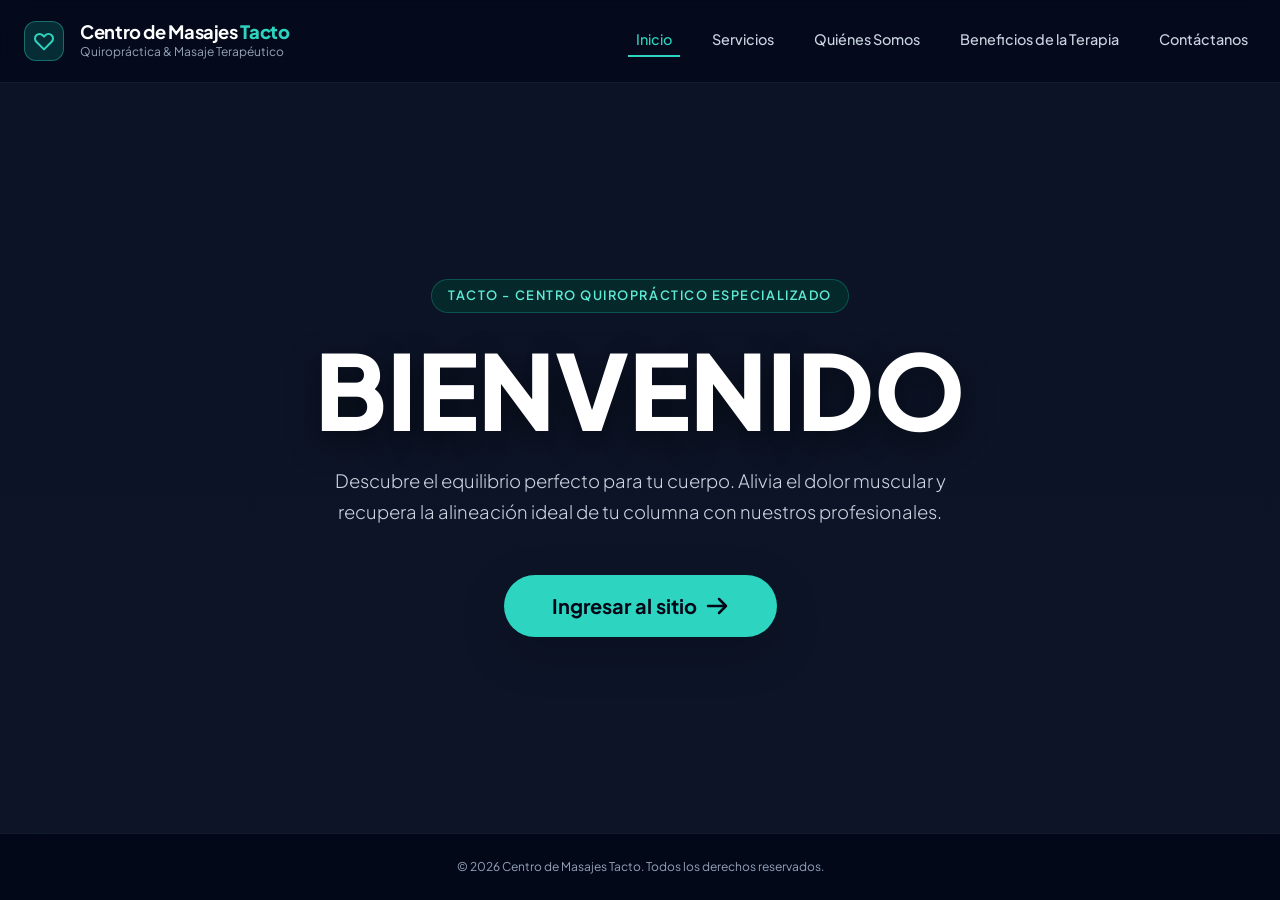
<file: index.html>
<!DOCTYPE html>
<html lang="es" data-bs-theme="dark">
<head>
  <meta charset="UTF-8">
  <meta name="viewport" content="width=device-width, initial-scale=1.0">
  <title>Inicio | Centro de Masajes Tacto</title>
  <link rel="preconnect" href="https://fonts.googleapis.com">
  <link rel="preconnect" href="https://fonts.gstatic.com" crossorigin>
  <link href="https://fonts.googleapis.com/css2?family=Plus+Jakarta+Sans:wght@300;400;500;600;700;800&display=swap" rel="stylesheet">
  <link rel="stylesheet" href="css/bootstrap.min.css">
  <link rel="stylesheet" href="css/styles.css">
</head>
<body class="bg-hero d-flex flex-column min-vh-100">

  <!-- Header -->
  <header class="tacto-header sticky-top">
    <nav class="navbar navbar-expand-md py-3">
      <div class="container-xxl px-3 px-sm-4">
        <a class="navbar-brand d-flex align-items-center gap-3 m-0" href="index.html">
          <div class="brand-icon"><svg class="ico text-teal" fill="none" stroke="currentColor" viewBox="0 0 24 24"><path stroke-linecap="round" stroke-linejoin="round" stroke-width="2" d="M4.318 6.318a4.5 4.5 0 000 6.364L12 20.364l7.682-7.682a4.5 4.5 0 00-6.364-6.364L12 7.636l-1.318-1.318a4.5 4.5 0 00-6.364 0z"></path></svg></div>
          <div>
            <h1 class="brand-title">Centro de Masajes <span>Tacto</span></h1>
            <span class="brand-sub d-none d-sm-block">Quiropráctica &amp; Masaje Terapéutico</span>
          </div>
        </a>
        <button class="navbar-toggler border-0" type="button" 
		data-bs-toggle="collapse" data-bs-target="#mainNav" aria-controls="mainNav" aria-expanded="false" aria-label="Abrir menú">
          <span class="navbar-toggler-icon"></span>
        </button>
        <div class="collapse navbar-collapse justify-content-end" id="mainNav">
          <ul class="navbar-nav align-items-md-center gap-md-4 pt-3 pt-md-0">
          <li class="nav-item"><a class="nav-link active" href="index.html">Inicio</a></li>
          <li class="nav-item"><a class="nav-link" href="servicios.html">Servicios</a></li>
          <li class="nav-item"><a class="nav-link" href="quienes-somos.html">Quiénes Somos</a></li>
          <li class="nav-item"><a class="nav-link" href="beneficios.html">Beneficios de la Terapia</a></li>
          <li class="nav-item"><a class="nav-link" href="contacto.html">Contáctanos</a></li>
            
          </ul>
        </div>
      </div>
    </nav>
  </header>

  <main class="flex-grow-1 d-flex flex-column">
    <section class="flex-grow-1 d-flex align-items-center justify-content-center text-center px-3 py-5">
      <div class="container fade-in d-flex flex-column align-items-center" style="max-width:56rem">
        <span class="badge-cover mb-4">Tacto - Centro Quiropráctico Especializado</span>
        <h2 class="cover-title mb-4">Bienvenido</h2>
        <p class="cover-text mb-5">Descubre el equilibrio perfecto para tu cuerpo. Alivia el dolor muscular y recupera la alineación ideal de tu columna con nuestros profesionales.</p>
        <a href="servicios.html" class="btn btn-tacto btn-lift btn-lg rounded-pill px-5 py-3 d-inline-flex align-items-center gap-2 shadow-lg">
          Ingresar al sitio <svg class="ico " fill="none" stroke="currentColor" viewBox="0 0 24 24"><path stroke-linecap="round" stroke-linejoin="round" stroke-width="2.5" d="M14 5l7 7m0 0l-7 7m7-7H3"></path></svg>
        </a>
      </div>
    </section>
  </main>

  <!-- Footer -->
  <footer class="tacto-footer text-center py-4">
    <p class="mb-0">© <span id="year"></span> Centro de Masajes Tacto. Todos los derechos reservados.</p>
  </footer>

  <script src="js/bootstrap.bundle.min.js"></script>
  <script src="js/main.js"></script>
</body>
</html>
</file>
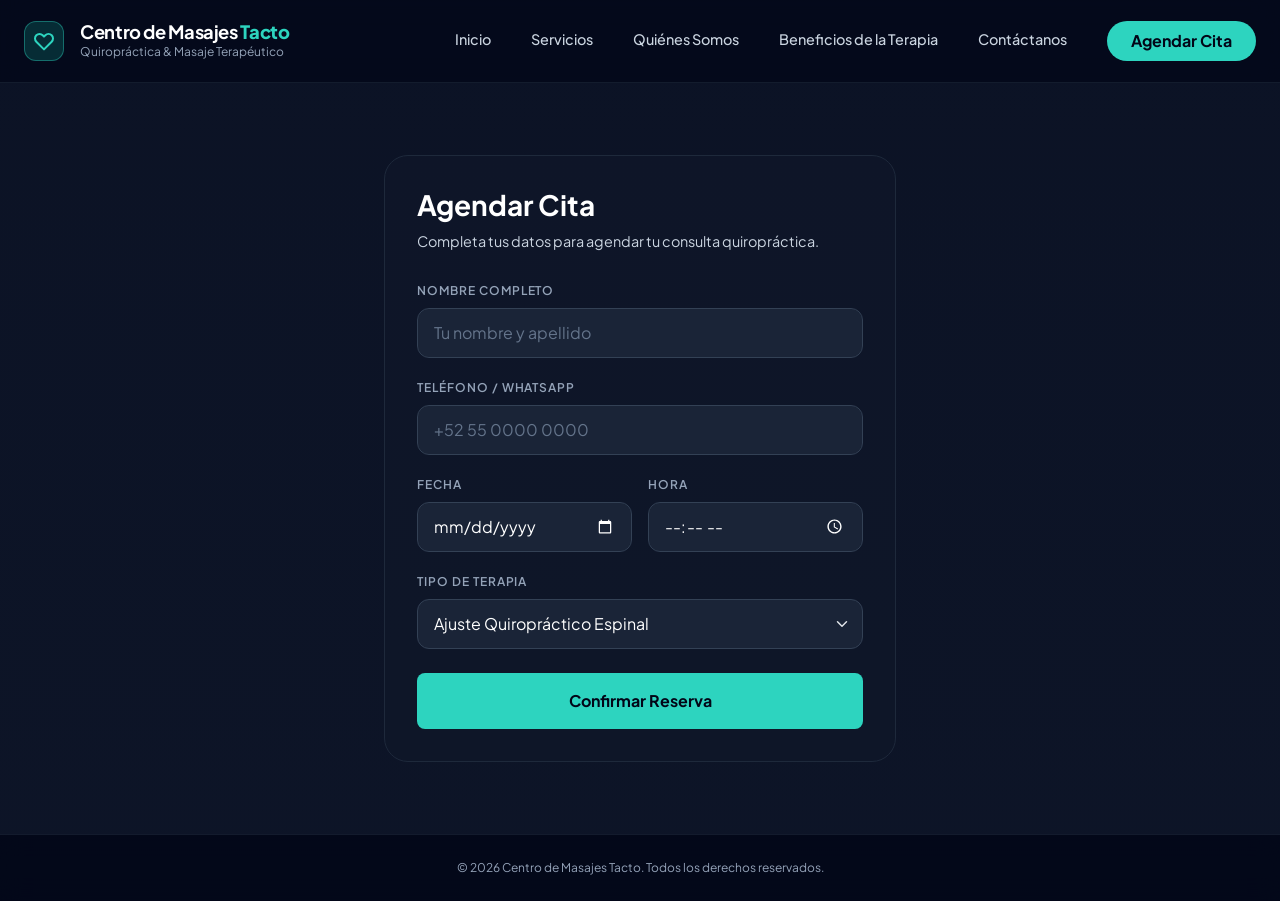
<file: agendar-cita.html>
<!DOCTYPE html>
<html lang="es" data-bs-theme="dark">
<head>
  <meta charset="UTF-8">
  <meta name="viewport" content="width=device-width, initial-scale=1.0">
  <title>Agendar Cita | Centro de Masajes Tacto</title>
  <link rel="preconnect" href="https://fonts.googleapis.com">
  <link rel="preconnect" href="https://fonts.gstatic.com" crossorigin>
  <link href="https://fonts.googleapis.com/css2?family=Plus+Jakarta+Sans:wght@300;400;500;600;700;800&display=swap" rel="stylesheet">
  <link rel="stylesheet" href="css/bootstrap.min.css">
  <link rel="stylesheet" href="css/styles.css">
</head>
<body class="bg-hero d-flex flex-column min-vh-100">

  <!-- Header -->
  <header class="tacto-header sticky-top">
    <nav class="navbar navbar-expand-md py-3">
      <div class="container-xxl px-3 px-sm-4">
        <a class="navbar-brand d-flex align-items-center gap-3 m-0" href="index.html">
          <div class="brand-icon"><svg class="ico text-teal" fill="none" stroke="currentColor" viewBox="0 0 24 24"><path stroke-linecap="round" stroke-linejoin="round" stroke-width="2" d="M4.318 6.318a4.5 4.5 0 000 6.364L12 20.364l7.682-7.682a4.5 4.5 0 00-6.364-6.364L12 7.636l-1.318-1.318a4.5 4.5 0 00-6.364 0z"></path></svg></div>
          <div>
            <h1 class="brand-title">Centro de Masajes <span>Tacto</span></h1>
            <span class="brand-sub d-none d-sm-block">Quiropráctica &amp; Masaje Terapéutico</span>
          </div>
        </a>
        <button class="navbar-toggler border-0" type="button" data-bs-toggle="collapse" data-bs-target="#mainNav" aria-controls="mainNav" aria-expanded="false" aria-label="Abrir menú">
          <span class="navbar-toggler-icon"></span>
        </button>
        <div class="collapse navbar-collapse justify-content-end" id="mainNav">
          <ul class="navbar-nav align-items-md-center gap-md-4 pt-3 pt-md-0">
          <li class="nav-item"><a class="nav-link" href="index.html">Inicio</a></li>
          <li class="nav-item"><a class="nav-link" href="servicios.html">Servicios</a></li>
          <li class="nav-item"><a class="nav-link" href="quienes-somos.html">Quiénes Somos</a></li>
          <li class="nav-item"><a class="nav-link" href="beneficios.html">Beneficios de la Terapia</a></li>
          <li class="nav-item"><a class="nav-link" href="contacto.html">Contáctanos</a></li>
            <li class="nav-item mt-2 mt-md-0 ms-md-2">
              <a class="btn btn-tacto rounded-pill px-4 py-2 w-100" href="agendar-cita.html">Agendar Cita</a>
            </li>
          </ul>
        </div>
      </div>
    </nav>
  </header>

  <main class="flex-grow-1 d-flex flex-column">
    <section class="container px-3 py-5 my-md-4 fade-in" style="max-width:34rem">
      <div class="tacto-card tacto-card-lg">
        <h2 class="h3 fw-bold text-white mb-2">Agendar Cita</h2>
        <p class="text-slate-300 small mb-4" style="font-size:.9rem">Completa tus datos para agendar tu consulta quiropráctica.</p>
        <form id="bookingForm">
            <div class="mb-3">
              <label class="form-label">Nombre Completo</label>
              <input type="text" class="form-control" required placeholder="Tu nombre y apellido">
            </div>
            <div class="mb-3">
              <label class="form-label">Teléfono / WhatsApp</label>
              <input type="tel" class="form-control" required placeholder="+52 55 0000 0000">
            </div>
          <div class="row g-3 mb-3">
            <div class="col-6">
              <label class="form-label">Fecha</label>
              <input type="date" class="form-control" required>
            </div>
            <div class="col-6">
              <label class="form-label">Hora</label>
              <input type="time" class="form-control" required>
            </div>
          </div>
            <div class="mb-3">
              <label class="form-label">Tipo de Terapia</label>
              <select class="form-select">
                <option value="quiro">Ajuste Quiropráctico Espinal</option>
                <option value="descontracturante">Masaje Terapéutico Descontracturante</option>
                <option value="mixto">Sesión Integral (Ajuste + Masaje)</option>
              </select>
            </div>
          <button type="submit" class="btn btn-tacto w-100 py-3 rounded-3 mt-2">Confirmar Reserva</button>
        </form>
        <div id="bookingSuccessMsg" class="alert alert-tacto d-none mt-3 mb-0">¡Cita reservada con éxito! Nos comunicaremos para confirmar tu horario.</div>
      </div>
    </section>
  </main>

  <!-- Footer -->
  <footer class="tacto-footer text-center py-4">
    <p class="mb-0">© <span id="year"></span> Centro de Masajes Tacto. Todos los derechos reservados.</p>
  </footer>

  <script src="js/bootstrap.bundle.min.js"></script>
  <script src="js/main.js"></script>
</body>
</html>
</file>
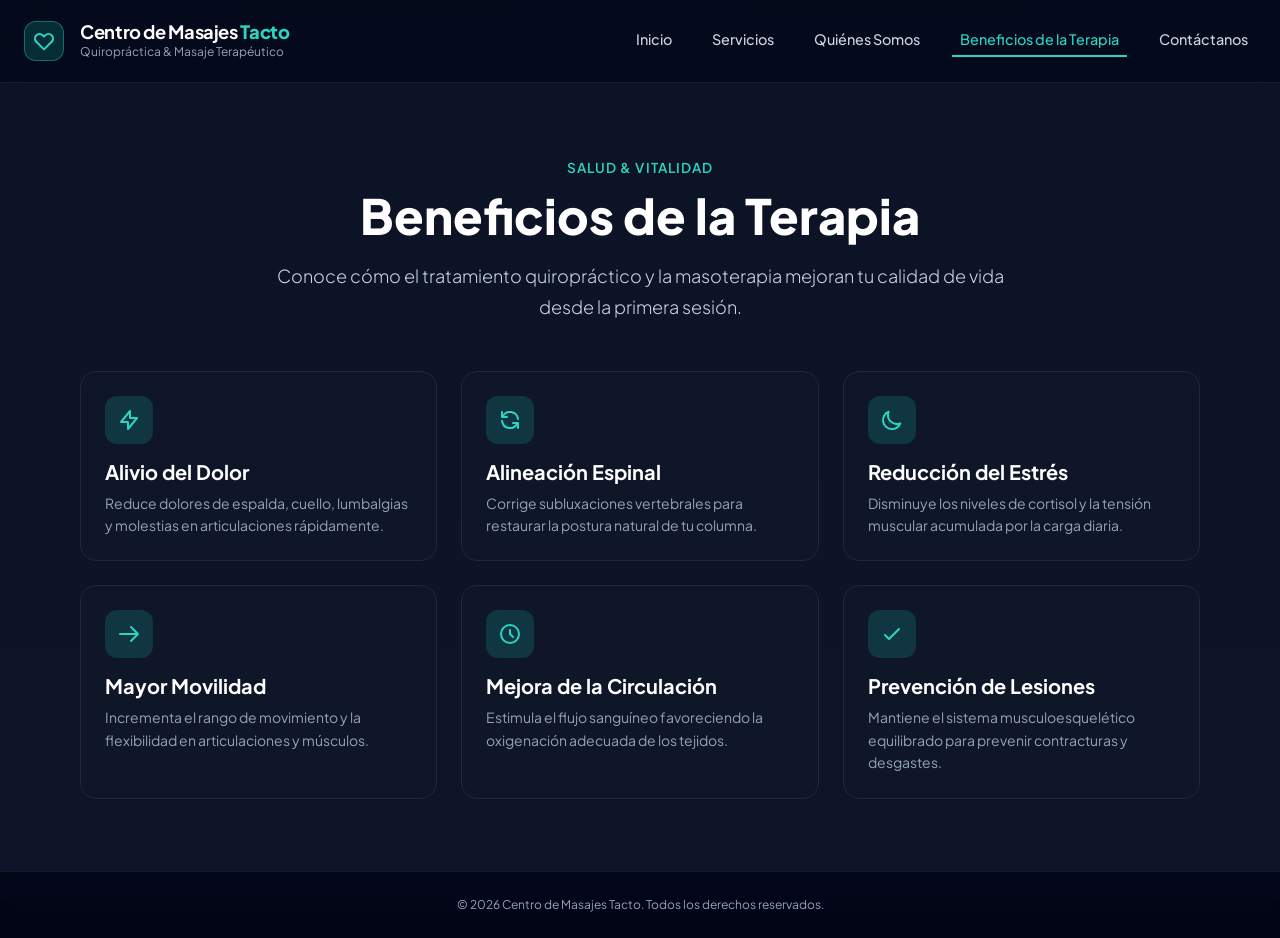
<file: beneficios.html>
<!DOCTYPE html>
<html lang="es" data-bs-theme="dark">
<head>
  <meta charset="UTF-8">
  <meta name="viewport" content="width=device-width, initial-scale=1.0">
  <title>Beneficios de la Terapia | Centro de Masajes Tacto</title>
  <link rel="preconnect" href="https://fonts.googleapis.com">
  <link rel="preconnect" href="https://fonts.gstatic.com" crossorigin>
  <link href="https://fonts.googleapis.com/css2?family=Plus+Jakarta+Sans:wght@300;400;500;600;700;800&display=swap" rel="stylesheet">
  <link rel="stylesheet" href="css/bootstrap.min.css">
  <link rel="stylesheet" href="css/styles.css">
</head>
<body class="bg-hero d-flex flex-column min-vh-100">

  <!-- Header -->
  <header class="tacto-header sticky-top">
    <nav class="navbar navbar-expand-md py-3">
      <div class="container-xxl px-3 px-sm-4">
        <a class="navbar-brand d-flex align-items-center gap-3 m-0" href="index.html">
          <div class="brand-icon"><svg class="ico text-teal" fill="none" stroke="currentColor" viewBox="0 0 24 24"><path stroke-linecap="round" stroke-linejoin="round" stroke-width="2" d="M4.318 6.318a4.5 4.5 0 000 6.364L12 20.364l7.682-7.682a4.5 4.5 0 00-6.364-6.364L12 7.636l-1.318-1.318a4.5 4.5 0 00-6.364 0z"></path></svg></div>
          <div>
            <h1 class="brand-title">Centro de Masajes <span>Tacto</span></h1>
            <span class="brand-sub d-none d-sm-block">Quiropráctica &amp; Masaje Terapéutico</span>
          </div>
        </a>
        <button class="navbar-toggler border-0" type="button" data-bs-toggle="collapse" data-bs-target="#mainNav" aria-controls="mainNav" aria-expanded="false" aria-label="Abrir menú">
          <span class="navbar-toggler-icon"></span>
        </button>
        <div class="collapse navbar-collapse justify-content-end" id="mainNav">
          <ul class="navbar-nav align-items-md-center gap-md-4 pt-3 pt-md-0">
          <li class="nav-item"><a class="nav-link" href="index.html">Inicio</a></li>
          <li class="nav-item"><a class="nav-link" href="servicios.html">Servicios</a></li>
          <li class="nav-item"><a class="nav-link" href="quienes-somos.html">Quiénes Somos</a></li>
          <li class="nav-item"><a class="nav-link active" href="beneficios.html">Beneficios de la Terapia</a></li>
          <li class="nav-item"><a class="nav-link" href="contacto.html">Contáctanos</a></li>
            
          </ul>
        </div>
      </div>
    </nav>
  </header>

  <main class="flex-grow-1 d-flex flex-column">
    <section class="container px-3 py-5 my-md-4 fade-in" style="max-width:72rem">
      <div class="text-center mx-auto mb-5" style="max-width:48rem">
        <span class="eyebrow">Salud &amp; Vitalidad</span>
        <h2 class="page-title mt-2 mb-3">Beneficios de la Terapia</h2>
        <p class="lead-soft mb-0">Conoce cómo el tratamiento quiropráctico y la masoterapia mejoran tu calidad de vida desde la primera sesión.</p>
      </div>
      <div class="row g-4">
        <div class="col-md-6 col-lg-4">
          <div class="tacto-card">
            <div class="icon-box mb-3"><svg class="ico " fill="none" stroke="currentColor" viewBox="0 0 24 24"><path stroke-linecap="round" stroke-linejoin="round" stroke-width="2" d="M13 10V3L4 14h7v7l9-11h-7z"></path></svg></div>
            <h3 class="h5 mb-2">Alivio del Dolor</h3>
            <p class="mb-0">Reduce dolores de espalda, cuello, lumbalgias y molestias en articulaciones rápidamente.</p>
          </div>
        </div>
        <div class="col-md-6 col-lg-4">
          <div class="tacto-card">
            <div class="icon-box mb-3"><svg class="ico " fill="none" stroke="currentColor" viewBox="0 0 24 24"><path stroke-linecap="round" stroke-linejoin="round" stroke-width="2" d="M4 4v5h.582m15.356 2A8.001 8.001 0 004.582 9m0 0H9m11 11v-5h-.581m0 0a8.003 8.003 0 01-15.357-2m15.357 2H15"></path></svg></div>
            <h3 class="h5 mb-2">Alineación Espinal</h3>
            <p class="mb-0">Corrige subluxaciones vertebrales para restaurar la postura natural de tu columna.</p>
          </div>
        </div>
        <div class="col-md-6 col-lg-4">
          <div class="tacto-card">
            <div class="icon-box mb-3"><svg class="ico " fill="none" stroke="currentColor" viewBox="0 0 24 24"><path stroke-linecap="round" stroke-linejoin="round" stroke-width="2" d="M20.354 15.354A9 9 0 018.646 3.646 9.003 9.003 0 0012 21a9.003 9.003 0 008.354-5.646z"></path></svg></div>
            <h3 class="h5 mb-2">Reducción del Estrés</h3>
            <p class="mb-0">Disminuye los niveles de cortisol y la tensión muscular acumulada por la carga diaria.</p>
          </div>
        </div>
        <div class="col-md-6 col-lg-4">
          <div class="tacto-card">
            <div class="icon-box mb-3"><svg class="ico " fill="none" stroke="currentColor" viewBox="0 0 24 24"><path stroke-linecap="round" stroke-linejoin="round" stroke-width="2" d="M14 5l7 7m0 0l-7 7m7-7H3"></path></svg></div>
            <h3 class="h5 mb-2">Mayor Movilidad</h3>
            <p class="mb-0">Incrementa el rango de movimiento y la flexibilidad en articulaciones y músculos.</p>
          </div>
        </div>
        <div class="col-md-6 col-lg-4">
          <div class="tacto-card">
            <div class="icon-box mb-3"><svg class="ico " fill="none" stroke="currentColor" viewBox="0 0 24 24"><path stroke-linecap="round" stroke-linejoin="round" stroke-width="2" d="M12 8v4l3 3m6-3a9 9 0 11-18 0 9 9 0 0118 0z"></path></svg></div>
            <h3 class="h5 mb-2">Mejora de la Circulación</h3>
            <p class="mb-0">Estimula el flujo sanguíneo favoreciendo la oxigenación adecuada de los tejidos.</p>
          </div>
        </div>
        <div class="col-md-6 col-lg-4">
          <div class="tacto-card">
            <div class="icon-box mb-3"><svg class="ico " fill="none" stroke="currentColor" viewBox="0 0 24 24"><path stroke-linecap="round" stroke-linejoin="round" stroke-width="2" d="M5 13l4 4L19 7"></path></svg></div>
            <h3 class="h5 mb-2">Prevención de Lesiones</h3>
            <p class="mb-0">Mantiene el sistema musculoesquelético equilibrado para prevenir contracturas y desgastes.</p>
          </div>
        </div>
      </div>
    </section>
  </main>

  <!-- Footer -->
  <footer class="tacto-footer text-center py-4">
    <p class="mb-0">© <span id="year"></span> Centro de Masajes Tacto. Todos los derechos reservados.</p>
  </footer>

  <script src="js/bootstrap.bundle.min.js"></script>
  <script src="js/main.js"></script>
</body>
</html>
</file>
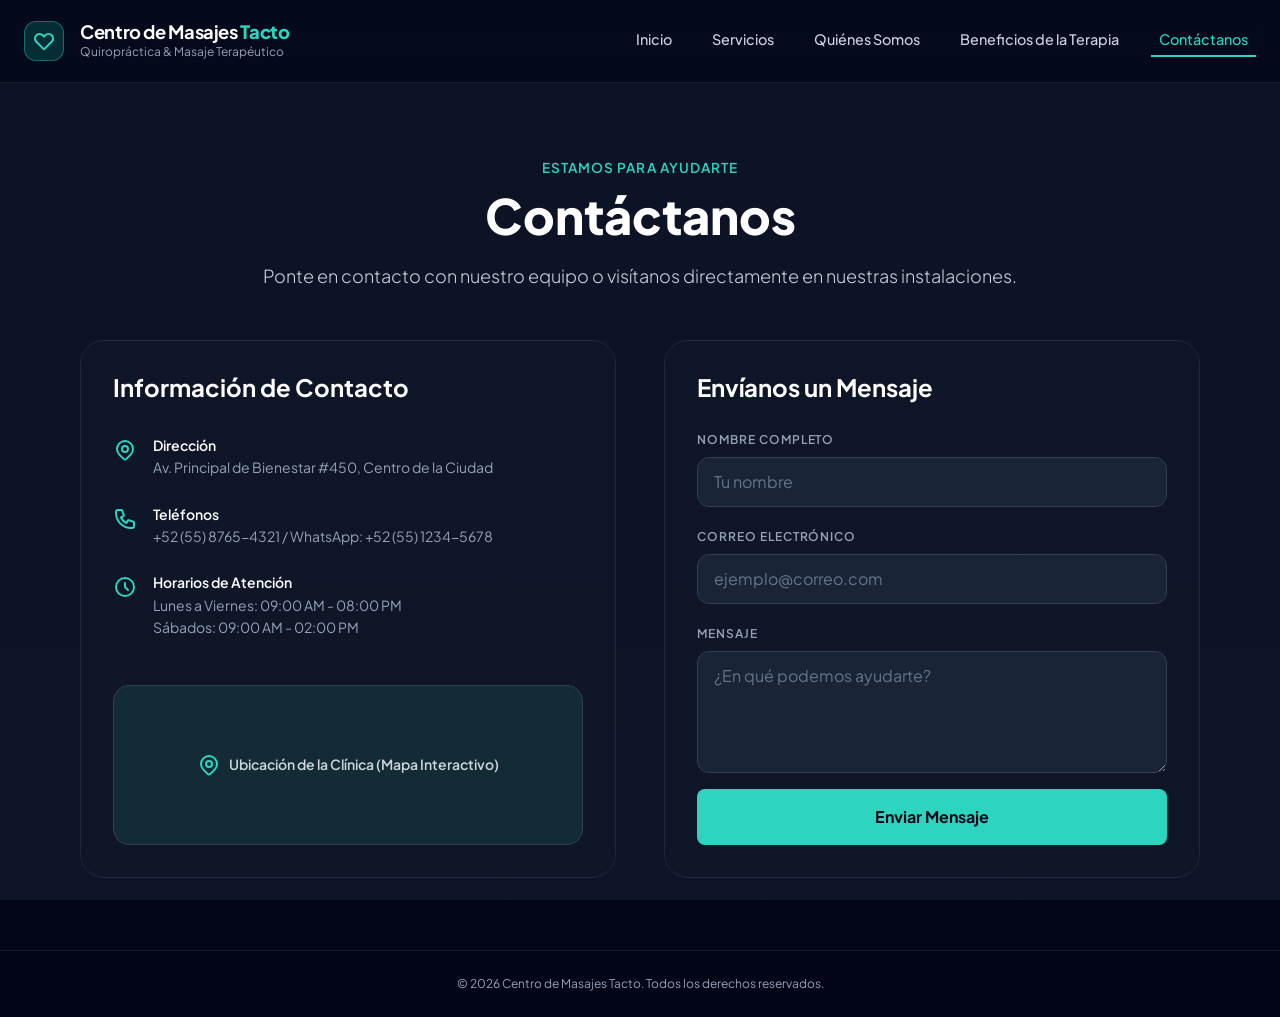
<file: contacto.html>
<!DOCTYPE html>
<html lang="es" data-bs-theme="dark">
<head>
  <meta charset="UTF-8">
  <meta name="viewport" content="width=device-width, initial-scale=1.0">
  <title>Contáctanos | Centro de Masajes Tacto</title>
  <link rel="preconnect" href="https://fonts.googleapis.com">
  <link rel="preconnect" href="https://fonts.gstatic.com" crossorigin>
  <link href="https://fonts.googleapis.com/css2?family=Plus+Jakarta+Sans:wght@300;400;500;600;700;800&display=swap" rel="stylesheet">
  <link rel="stylesheet" href="css/bootstrap.min.css">
  <link rel="stylesheet" href="css/styles.css">
</head>
<body class="bg-hero d-flex flex-column min-vh-100">

  <!-- Header -->
  <header class="tacto-header sticky-top">
    <nav class="navbar navbar-expand-md py-3">
      <div class="container-xxl px-3 px-sm-4">
        <a class="navbar-brand d-flex align-items-center gap-3 m-0" href="index.html">
          <div class="brand-icon"><svg class="ico text-teal" fill="none" stroke="currentColor" viewBox="0 0 24 24"><path stroke-linecap="round" stroke-linejoin="round" stroke-width="2" d="M4.318 6.318a4.5 4.5 0 000 6.364L12 20.364l7.682-7.682a4.5 4.5 0 00-6.364-6.364L12 7.636l-1.318-1.318a4.5 4.5 0 00-6.364 0z"></path></svg></div>
          <div>
            <h1 class="brand-title">Centro de Masajes <span>Tacto</span></h1>
            <span class="brand-sub d-none d-sm-block">Quiropráctica &amp; Masaje Terapéutico</span>
          </div>
        </a>
        <button class="navbar-toggler border-0" type="button" data-bs-toggle="collapse" data-bs-target="#mainNav" aria-controls="mainNav" aria-expanded="false" aria-label="Abrir menú">
          <span class="navbar-toggler-icon"></span>
        </button>
        <div class="collapse navbar-collapse justify-content-end" id="mainNav">
          <ul class="navbar-nav align-items-md-center gap-md-4 pt-3 pt-md-0">
          <li class="nav-item"><a class="nav-link" href="index.html">Inicio</a></li>
          <li class="nav-item"><a class="nav-link" href="servicios.html">Servicios</a></li>
          <li class="nav-item"><a class="nav-link" href="quienes-somos.html">Quiénes Somos</a></li>
          <li class="nav-item"><a class="nav-link" href="beneficios.html">Beneficios de la Terapia</a></li>
          <li class="nav-item"><a class="nav-link active" href="contacto.html">Contáctanos</a></li>
            
          </ul>
        </div>
      </div>
    </nav>
  </header>

  <main class="flex-grow-1 d-flex flex-column">
    <section class="container px-3 py-5 my-md-4 fade-in" style="max-width:72rem">
      <div class="text-center mx-auto mb-5" style="max-width:48rem">
        <span class="eyebrow">Estamos para ayudarte</span>
        <h2 class="page-title mt-2 mb-3">Contáctanos</h2>
        <p class="lead-soft mb-0">Ponte en contacto con nuestro equipo o visítanos directamente en nuestras instalaciones.</p>
      </div>
      <div class="row g-4 g-lg-5">
        <div class="col-lg-6">
          <div class="tacto-card tacto-card-lg d-flex flex-column justify-content-between gap-4">
            <div class="d-flex flex-column gap-4">
              <h3 class="h4">Información de Contacto</h3>
          <div class="d-flex align-items-start gap-3">
            <svg class="ico text-teal mt-1" fill="none" stroke="currentColor" viewBox="0 0 24 24"><path stroke-linecap="round" stroke-linejoin="round" stroke-width="2" d="M17.657 16.657L13.414 20.9a1.998 1.998 0 01-2.827 0l-4.244-4.243a8 8 0 1111.314 0zM15 11a3 3 0 11-6 0 3 3 0 016 0z"></path></svg>
            <div>
              <p class="fw-semibold text-white mb-0">Dirección</p>
              <p class="small text-slate-400 mb-0">Av. Principal de Bienestar #450, Centro de la Ciudad</p>
            </div>
          </div>
          <div class="d-flex align-items-start gap-3">
            <svg class="ico text-teal mt-1" fill="none" stroke="currentColor" viewBox="0 0 24 24"><path stroke-linecap="round" stroke-linejoin="round" stroke-width="2" d="M3 5a2 2 0 012-2h3.28a1 1 0 01.948.684l1.498 4.493a1 1 0 01-.502 1.21l-2.257 1.13a11.042 11.042 0 005.516 5.516l1.13-2.257a1 1 0 011.21-.502l4.493 1.498a1 1 0 01.684.949V19a2 2 0 01-2 2h-1C9.716 21 3 14.284 3 6V5z"></path></svg>
            <div>
              <p class="fw-semibold text-white mb-0">Teléfonos</p>
              <p class="small text-slate-400 mb-0">+52 (55) 8765-4321 / WhatsApp: +52 (55) 1234-5678</p>
            </div>
          </div>
          <div class="d-flex align-items-start gap-3">
            <svg class="ico text-teal mt-1" fill="none" stroke="currentColor" viewBox="0 0 24 24"><path stroke-linecap="round" stroke-linejoin="round" stroke-width="2" d="M12 8v4l3 3m6-3a9 9 0 11-18 0 9 9 0 0118 0z"></path></svg>
            <div>
              <p class="fw-semibold text-white mb-0">Horarios de Atención</p>
              <p class="small text-slate-400 mb-0">Lunes a Viernes: 09:00 AM - 08:00 PM</p>
              <p class="small text-slate-400 mb-0">Sábados: 09:00 AM - 02:00 PM</p>
            </div>
          </div>
            </div>
            <div class="map-badge">
              <span class="d-flex align-items-center gap-2"><svg class="ico text-teal" fill="none" stroke="currentColor" viewBox="0 0 24 24"><path stroke-linecap="round" stroke-linejoin="round" stroke-width="2" d="M17.657 16.657L13.414 20.9a1.998 1.998 0 01-2.827 0l-4.244-4.243a8 8 0 1111.314 0zM15 11a3 3 0 11-6 0 3 3 0 016 0z"></path></svg> Ubicación de la Clínica (Mapa Interactivo)</span>
            </div>
          </div>
        </div>
        <div class="col-lg-6">
          <div class="tacto-card tacto-card-lg">
            <h3 class="h4 mb-4">Envíanos un Mensaje</h3>
            
            <!-- Formulario directo a Apps Script usando iframe oculto -->
            <form action="https://script.google.com/macros/s/AKfycbzlu-6dYHMG4kKig4h2wV-kg-R_N3T0h9Sm45grIiVC1-oUrc9hmSTRMAmlXNTaq-hL/exec" 
                  method="POST" 
                  target="hidden_iframe" 
                  onsubmit="const b=document.getElementById('btnEnviar'); const m=document.getElementById('contactSuccessMsg'); b.disabled=true; b.innerText='Enviando...'; setTimeout(() => { m.classList.remove('d-none'); this.reset(); b.disabled=false; b.innerText='Enviar Mensaje'; setTimeout(() => m.classList.add('d-none'), 5000); }, 800);">
              
              <div class="mb-3">
                <label class="form-label">Nombre Completo</label>
                <input type="text" name="nombre" class="form-control" required placeholder="Tu nombre">
              </div>
              <div class="mb-3">
                <label class="form-label">Correo Electrónico</label>
                <input type="email" name="correo" class="form-control" required placeholder="ejemplo@correo.com">
              </div>
              <div class="mb-3">
                <label class="form-label">Mensaje</label>
                <textarea name="mensaje" rows="4" class="form-control" required placeholder="¿En qué podemos ayudarte?"></textarea>
              </div>
              
              <button type="submit" id="btnEnviar" class="btn btn-tacto w-100 py-3 rounded-3">Enviar Mensaje</button>
            </form>

            <!-- Mensaje de éxito dentro del diseño del sitio (en lugar de la alerta emergente) -->
            <div id="contactSuccessMsg" class="alert alert-tacto d-none mt-3 mb-0">¡Mensaje enviado con éxito! Te responderemos muy pronto.</div>

            <iframe name="hidden_iframe" id="hidden_iframe" style="display:none;"></iframe>
            
          </div>
        </div>
      </div>
    </section>
  </main>

  <!-- Footer -->
  <footer class="tacto-footer text-center py-4">
    <p class="mb-0">© <span id="year"></span> Centro de Masajes Tacto. Todos los derechos reservados.</p>
  </footer>

  <script src="js/bootstrap.bundle.min.js"></script>
  <script src="js/main.js"></script>
  
  <script>
    if (document.getElementById('year')) {
      document.getElementById('year').textContent = new Date().getFullYear();
    }
  </script>

</body>
</html>
</file>
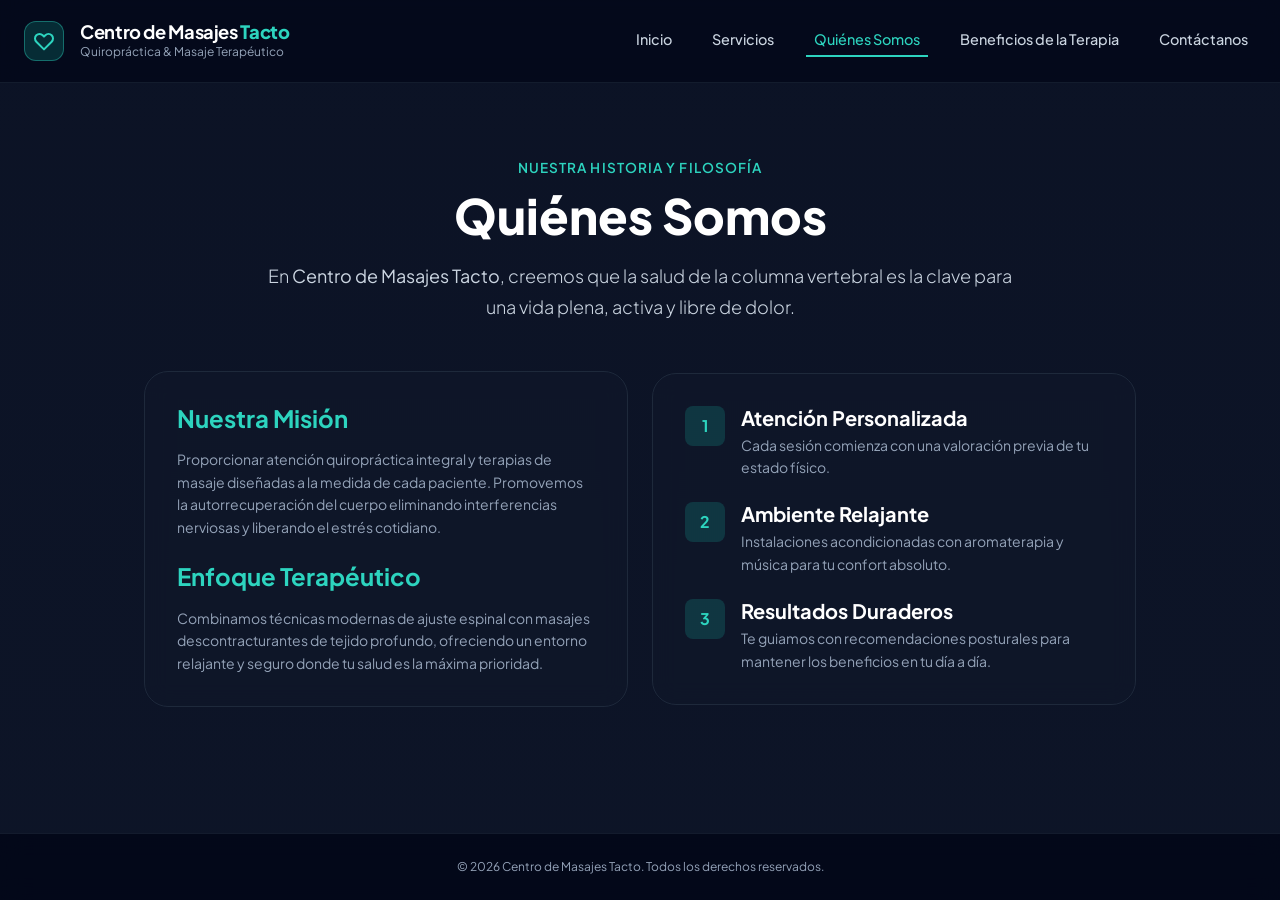
<file: quienes-somos.html>
<!DOCTYPE html>
<html lang="es" data-bs-theme="dark">
<head>
  <meta charset="UTF-8">
  <meta name="viewport" content="width=device-width, initial-scale=1.0">
  <title>Quiénes Somos | Centro de Masajes Tacto</title>
  <link rel="preconnect" href="https://fonts.googleapis.com">
  <link rel="preconnect" href="https://fonts.gstatic.com" crossorigin>
  <link href="https://fonts.googleapis.com/css2?family=Plus+Jakarta+Sans:wght@300;400;500;600;700;800&display=swap" rel="stylesheet">
  <link rel="stylesheet" href="css/bootstrap.min.css">
  <link rel="stylesheet" href="css/styles.css">
</head>
<body class="bg-hero d-flex flex-column min-vh-100">

  <!-- Header -->
  <header class="tacto-header sticky-top">
    <nav class="navbar navbar-expand-md py-3">
      <div class="container-xxl px-3 px-sm-4">
        <a class="navbar-brand d-flex align-items-center gap-3 m-0" href="index.html">
          <div class="brand-icon"><svg class="ico text-teal" fill="none" stroke="currentColor" viewBox="0 0 24 24"><path stroke-linecap="round" stroke-linejoin="round" stroke-width="2" d="M4.318 6.318a4.5 4.5 0 000 6.364L12 20.364l7.682-7.682a4.5 4.5 0 00-6.364-6.364L12 7.636l-1.318-1.318a4.5 4.5 0 00-6.364 0z"></path></svg></div>
          <div>
            <h1 class="brand-title">Centro de Masajes <span>Tacto</span></h1>
            <span class="brand-sub d-none d-sm-block">Quiropráctica &amp; Masaje Terapéutico</span>
          </div>
        </a>
        <button class="navbar-toggler border-0" type="button" data-bs-toggle="collapse" data-bs-target="#mainNav" aria-controls="mainNav" aria-expanded="false" aria-label="Abrir menú">
          <span class="navbar-toggler-icon"></span>
        </button>
        <div class="collapse navbar-collapse justify-content-end" id="mainNav">
          <ul class="navbar-nav align-items-md-center gap-md-4 pt-3 pt-md-0">
          <li class="nav-item"><a class="nav-link" href="index.html">Inicio</a></li>
          <li class="nav-item"><a class="nav-link" href="servicios.html">Servicios</a></li>
          <li class="nav-item"><a class="nav-link active" href="quienes-somos.html">Quiénes Somos</a></li>
          <li class="nav-item"><a class="nav-link" href="beneficios.html">Beneficios de la Terapia</a></li>
          <li class="nav-item"><a class="nav-link" href="contacto.html">Contáctanos</a></li>
            
          </ul>
        </div>
      </div>
    </nav>
  </header>

  <main class="flex-grow-1 d-flex flex-column">
    <section class="container px-3 py-5 my-md-4 fade-in" style="max-width:64rem">
      <div class="text-center mx-auto mb-5" style="max-width:48rem">
        <span class="eyebrow">Nuestra Historia y Filosofía</span>
        <h2 class="page-title mt-2 mb-3">Quiénes Somos</h2>
        <p class="lead-soft mb-0">En <strong>Centro de Masajes Tacto</strong>, creemos que la salud de la columna vertebral es la clave para una vida plena, activa y libre de dolor.</p>
      </div>
      <div class="row g-4 align-items-center">
        <div class="col-md-6">
          <div class="tacto-card tacto-card-lg">
            <h3 class="h4 text-teal mb-3">Nuestra Misión</h3>
            <p>Proporcionar atención quiropráctica integral y terapias de masaje diseñadas a la medida de cada paciente. Promovemos la autorrecuperación del cuerpo eliminando interferencias nerviosas y liberando el estrés cotidiano.</p>
            <h3 class="h4 text-teal mt-4 mb-3">Enfoque Terapéutico</h3>
            <p class="mb-0">Combinamos técnicas modernas de ajuste espinal con masajes descontracturantes de tejido profundo, ofreciendo un entorno relajante y seguro donde tu salud es la máxima prioridad.</p>
          </div>
        </div>
        <div class="col-md-6">
          <div class="tacto-card tacto-card-lg d-flex flex-column gap-4">
          <div class="d-flex align-items-start gap-3">
            <div class="num-box">1</div>
            <div>
              <h4 class="h6 fw-bold text-white fs-5 mb-1">Atención Personalizada</h4>
              <p class="text-slate-400 small mb-0">Cada sesión comienza con una valoración previa de tu estado físico.</p>
            </div>
          </div>
          <div class="d-flex align-items-start gap-3">
            <div class="num-box">2</div>
            <div>
              <h4 class="h6 fw-bold text-white fs-5 mb-1">Ambiente Relajante</h4>
              <p class="text-slate-400 small mb-0">Instalaciones acondicionadas con aromaterapia y música para tu confort absoluto.</p>
            </div>
          </div>
          <div class="d-flex align-items-start gap-3">
            <div class="num-box">3</div>
            <div>
              <h4 class="h6 fw-bold text-white fs-5 mb-1">Resultados Duraderos</h4>
              <p class="text-slate-400 small mb-0">Te guiamos con recomendaciones posturales para mantener los beneficios en tu día a día.</p>
            </div>
          </div>
          </div>
        </div>
      </div>
    </section>
  </main>

  <!-- Footer -->
  <footer class="tacto-footer text-center py-4">
    <p class="mb-0">© <span id="year"></span> Centro de Masajes Tacto. Todos los derechos reservados.</p>
  </footer>

  <script src="js/bootstrap.bundle.min.js"></script>
  <script src="js/main.js"></script>
</body>
</html>
</file>
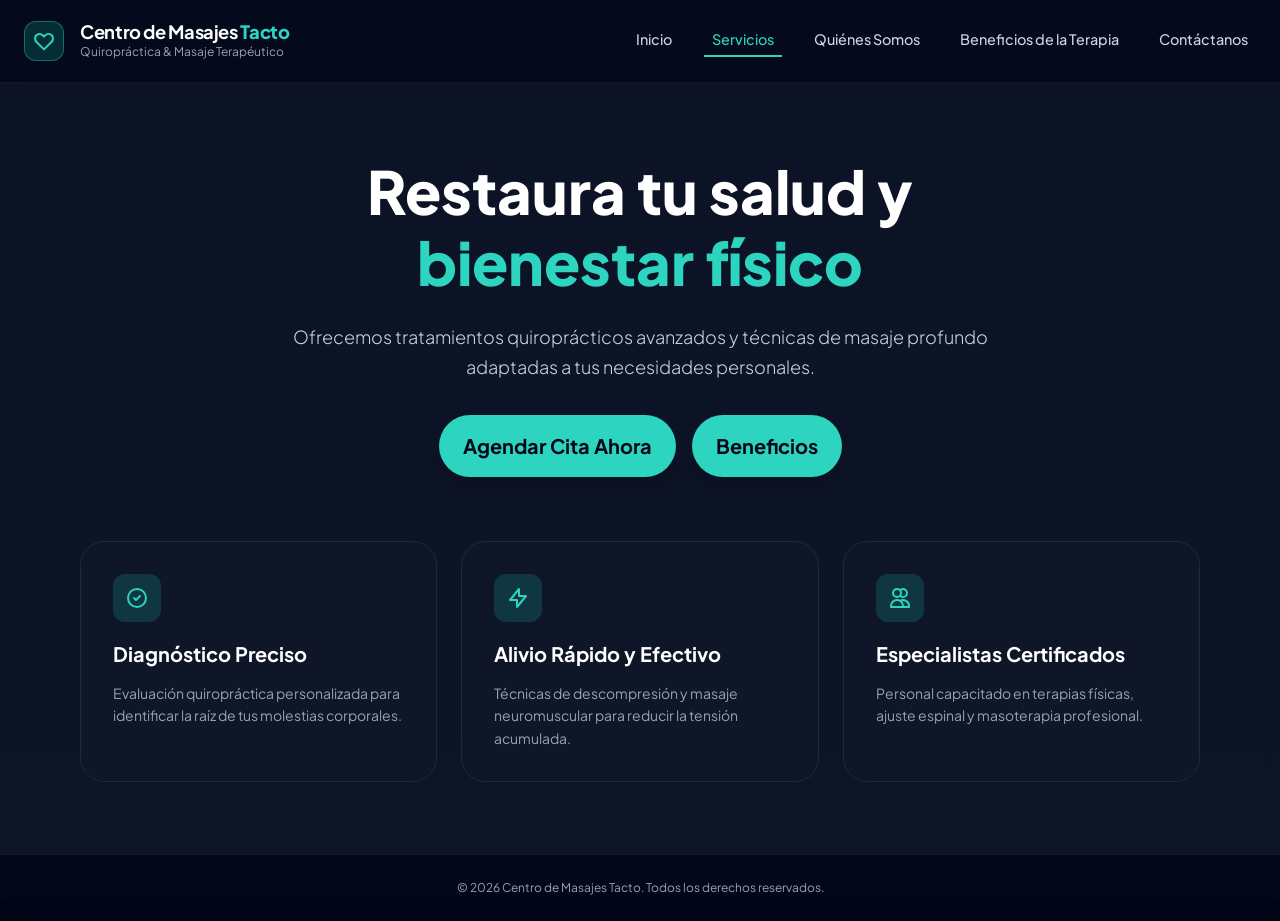
<file: servicios.html>
<!DOCTYPE html>
<html lang="es" data-bs-theme="dark">
<head>
  <meta charset="UTF-8">
  <meta name="viewport" content="width=device-width, initial-scale=1.0">
  <title>Servicios | Centro de Masajes Tacto</title>
  <link rel="preconnect" href="https://fonts.googleapis.com">
  <link rel="preconnect" href="https://fonts.gstatic.com" crossorigin>
  <link href="https://fonts.googleapis.com/css2?family=Plus+Jakarta+Sans:wght@300;400;500;600;700;800&display=swap" rel="stylesheet">
  <link rel="stylesheet" href="css/bootstrap.min.css">
  <link rel="stylesheet" href="css/styles.css">
</head>
<body class="bg-hero d-flex flex-column min-vh-100">

  <!-- Header -->
  <header class="tacto-header sticky-top">
    <nav class="navbar navbar-expand-md py-3">
      <div class="container-xxl px-3 px-sm-4">
        <a class="navbar-brand d-flex align-items-center gap-3 m-0" href="index.html">
          <div class="brand-icon"><svg class="ico text-teal" fill="none" stroke="currentColor" viewBox="0 0 24 24"><path stroke-linecap="round" stroke-linejoin="round" stroke-width="2" d="M4.318 6.318a4.5 4.5 0 000 6.364L12 20.364l7.682-7.682a4.5 4.5 0 00-6.364-6.364L12 7.636l-1.318-1.318a4.5 4.5 0 00-6.364 0z"></path></svg></div>
          <div>
            <h1 class="brand-title">Centro de Masajes <span>Tacto</span></h1>
            <span class="brand-sub d-none d-sm-block">Quiropráctica &amp; Masaje Terapéutico</span>
          </div>
        </a>
        <button class="navbar-toggler border-0" type="button" data-bs-toggle="collapse" data-bs-target="#mainNav" aria-controls="mainNav" aria-expanded="false" aria-label="Abrir menú">
          <span class="navbar-toggler-icon"></span>
        </button>
        <div class="collapse navbar-collapse justify-content-end" id="mainNav">
          <ul class="navbar-nav align-items-md-center gap-md-4 pt-3 pt-md-0">
          <li class="nav-item"><a class="nav-link " href="index.html">Inicio</a></li>
          <li class="nav-item"><a class="nav-link active" href="servicios.html">Servicios</a></li>
          <li class="nav-item"><a class="nav-link" href="quienes-somos.html">Quiénes Somos</a></li>
          <li class="nav-item"><a class="nav-link" href="beneficios.html">Beneficios de la Terapia</a></li>
          <li class="nav-item"><a class="nav-link" href="contacto.html">Contáctanos</a></li>
            
          </ul>
        </div>
      </div>
    </nav>
  </header>

  <main class="flex-grow-1 d-flex flex-column">
    <section class="container-xl px-3 py-5 my-md-4 fade-in" style="max-width:72rem">
      <div class="text-center mx-auto mb-5" style="max-width:48rem">
        <h2 class="page-title mb-4" style="font-size:calc(1.8rem + 2.4vw)">Restaura tu salud y <span class="text-teal">bienestar físico</span></h2>
        <p class="lead-soft mb-4">Ofrecemos tratamientos quiroprácticos avanzados y técnicas de masaje profundo adaptadas a tus necesidades personales.</p>
        <div class="d-flex flex-wrap justify-content-center gap-3 pt-2">
          <a href="agendar-cita.html" class="btn btn-tacto btn-lift btn-lg rounded-pill px-4 py-3 shadow">Agendar Cita Ahora</a>
          <a href="beneficios.html" class="btn btn-tacto btn-lift btn-lg rounded-pill px-4 py-3 shadow">Beneficios</a>
        </div>
      </div>
      <div class="row g-4 pt-3">
        <div class="col-md-4">
          <div class="tacto-card tacto-card-lg">
            <div class="icon-box"><svg class="ico " fill="none" stroke="currentColor" viewBox="0 0 24 24"><path stroke-linecap="round" stroke-linejoin="round" stroke-width="2" d="M9 12l2 2 4-4m6 2a9 9 0 11-18 0 9 9 0 0118 0z"></path></svg></div>
            <h3 class="h5 mb-3">Diagnóstico Preciso</h3>
            <p class="mb-0">Evaluación quiropráctica personalizada para identificar la raíz de tus molestias corporales.</p>
          </div>
        </div>
        <div class="col-md-4">
          <div class="tacto-card tacto-card-lg">
            <div class="icon-box"><svg class="ico " fill="none" stroke="currentColor" viewBox="0 0 24 24"><path stroke-linecap="round" stroke-linejoin="round" stroke-width="2" d="M13 10V3L4 14h7v7l9-11h-7z"></path></svg></div>
            <h3 class="h5 mb-3">Alivio Rápido y Efectivo</h3>
            <p class="mb-0">Técnicas de descompresión y masaje neuromuscular para reducir la tensión acumulada.</p>
          </div>
        </div>
        <div class="col-md-4">
          <div class="tacto-card tacto-card-lg">
            <div class="icon-box"><svg class="ico " fill="none" stroke="currentColor" viewBox="0 0 24 24"><path stroke-linecap="round" stroke-linejoin="round" stroke-width="2" d="M12 4.354a4 4 0 110 5.292M15 21H3v-1a6 6 0 0112 0v1zm0 0h6v-1a6 6 0 00-9-5.197M13 7a4 4 0 11-8 0 4 4 0 018 0z"></path></svg></div>
            <h3 class="h5 mb-3">Especialistas Certificados</h3>
            <p class="mb-0">Personal capacitado en terapias físicas, ajuste espinal y masoterapia profesional.</p>
          </div>
        </div>
      </div>
    </section>
  </main>

  <!-- Footer -->
  <footer class="tacto-footer text-center py-4">
    <p class="mb-0">© <span id="year"></span> Centro de Masajes Tacto. Todos los derechos reservados.</p>
  </footer>

  <script src="js/bootstrap.bundle.min.js"></script>
  <script src="js/main.js"></script>
</body>
</html>
</file>
<file: css/styles.css>
/* ===== Centro de Masajes Tacto — estilos propios (sobre Bootstrap 5) ===== */
:root {
  --teal-400: #2dd4bf;
  --teal-300: #5eead4;
  --slate-950: #020617;
  --slate-900: #0f172a;
  --slate-800: #1e293b;
  --slate-700: #334155;
  --slate-400: #94a3b8;
  --slate-300: #cbd5e1;
}

body {
  font-family: 'Plus Jakarta Sans', sans-serif;
  color: #f1f5f9;
  background-color: var(--slate-950);
}
::selection { background: #14b8a6; color: #fff; }

/* Fondo a pantalla completa */
.bg-hero {
  background-image: linear-gradient(to bottom, rgba(15,23,42,.75), rgba(15,23,42,.85)),
    url('https://images.unsplash.com/photo-1544161515-4ab6ce6db874?auto=format&fit=crop&w=1920&q=80');
  background-size: cover;
  background-position: center;
  background-repeat: no-repeat;
  background-attachment: fixed;
}

/* Animación de entrada */
.fade-in { animation: fadeIn .4s ease-in-out forwards; }
@keyframes fadeIn {
  from { opacity: 0; transform: translateY(10px); }
  to   { opacity: 1; transform: translateY(0); }
}

/* Utilidades de color */
.text-teal { color: var(--teal-400) !important; }
.text-slate-300 { color: var(--slate-300) !important; }
.text-slate-400 { color: var(--slate-400) !important; }

/* Íconos SVG */
.ico { width: 1.5rem; height: 1.5rem; flex-shrink: 0; }

/* Header */
.tacto-header {
  backdrop-filter: blur(12px);
  background: rgba(2,6,23,.7);
  border-bottom: 1px solid rgba(30,41,59,.6);
}
.brand-icon {
  width: 2.5rem; height: 2.5rem; border-radius: .75rem;
  background: rgba(20,184,166,.2); border: 1px solid rgba(45,212,191,.4);
  display: flex; align-items: center; justify-content: center;
  transition: background .2s;
}
.navbar-brand:hover .brand-icon { background: rgba(20,184,166,.3); }
.brand-title { font-size: 1.15rem; font-weight: 700; color: #fff; margin: 0; letter-spacing: -.02em; }
.brand-title span { color: var(--teal-400); font-weight: 800; }
.brand-sub { font-size: .75rem; color: var(--slate-400); }

.navbar .nav-link,
.navbar .nav-link:focus,
.navbar .nav-link:active {
  color: var(--slate-300); font-weight: 500; font-size: .9rem;
  border-bottom: 2px solid transparent; padding: .25rem 0; transition: color .2s;
  box-shadow: none; outline: none;
}
.navbar .nav-link:hover { color: #fff; border-bottom-color: transparent; }
.navbar .nav-link.active { color: var(--teal-400); border-bottom-color: var(--teal-400); }

/* Botón principal */
.btn-tacto {
  background: var(--teal-400); color: var(--slate-950); font-weight: 700; border: 0;
  transition: background .2s, transform .2s, box-shadow .2s;
}
.btn-tacto:hover, .btn-tacto:focus {
  background: var(--teal-300); color: var(--slate-950);
  box-shadow: 0 8px 24px rgba(20,184,166,.25);
}
.btn-tacto:active { transform: scale(.96); }
.btn-lift:hover { transform: scale(1.05); }

/* Tarjetas */
.tacto-card {
  background: rgba(15,23,42,.8); backdrop-filter: blur(12px);
  border: 1px solid var(--slate-800); border-radius: 1rem;
  padding: 1.5rem; height: 100%; transition: border-color .2s;
}
.tacto-card:hover { border-color: rgba(20,184,166,.5); }
.tacto-card-lg { border-radius: 1.5rem; padding: 2rem; }
.tacto-card-lg:hover { border-color: var(--slate-800); }
.tacto-card h3 { color: #fff; font-weight: 700; }
.tacto-card p { color: var(--slate-400); font-size: .875rem; line-height: 1.6; }

.icon-box {
  width: 3rem; height: 3rem; border-radius: .75rem; margin-bottom: 1.25rem;
  background: rgba(20,184,166,.2); color: var(--teal-400);
  display: flex; align-items: center; justify-content: center;
}

/* Textos de sección */
.eyebrow { color: var(--teal-400); font-size: .85rem; font-weight: 600; letter-spacing: .08em; text-transform: uppercase; }
.page-title { color: #fff; font-weight: 800; font-size: calc(1.6rem + 1.8vw); }
.lead-soft { color: var(--slate-300); font-weight: 300; font-size: 1.125rem; line-height: 1.7; }

/* Portada */
.badge-cover {
  display: inline-block; padding: .4rem 1rem; border-radius: 50rem;
  font-size: .8rem; font-weight: 600; letter-spacing: .12em; text-transform: uppercase;
  color: #5eead4; background: rgba(4,47,46,.8); border: 1px solid rgba(20,184,166,.3);
  backdrop-filter: blur(12px);
}
.cover-title {
  font-weight: 900; text-transform: uppercase; color: #fff; line-height: 1;
  font-size: clamp(3rem, 10vw, 6.5rem); text-shadow: 0 10px 30px rgba(0,0,0,.5);
}
.cover-text { color: var(--slate-300); font-weight: 300; max-width: 42rem; font-size: 1.15rem; line-height: 1.7; }

/* Numeración (Quiénes somos) */
.num-box {
  width: 2.5rem; height: 2.5rem; border-radius: .5rem; flex-shrink: 0;
  background: rgba(20,184,166,.2); color: var(--teal-400); font-weight: 700;
  display: flex; align-items: center; justify-content: center;
}

/* Formularios */
.form-label {
  font-size: .75rem; font-weight: 600; letter-spacing: .08em;
  text-transform: uppercase; color: var(--slate-400);
}
.form-control, .form-select {
  background-color: rgba(30,41,59,.8); color: #fff;
  border: 1px solid var(--slate-700); border-radius: .75rem; padding: .75rem 1rem;
  color-scheme: dark;
}
.form-control::placeholder { color: #64748b; }
.form-control:focus, .form-select:focus {
  background-color: rgba(30,41,59,.9); color: #fff;
  border-color: var(--teal-400); box-shadow: none;
}
.alert-tacto {
  background: rgba(19,78,74,.5); border: 1px solid rgba(20,184,166,.5);
  color: #99f6e4; border-radius: .75rem; text-align: center; font-size: .875rem;
}

/* Mapa simulado */
.map-badge {
  height: 10rem; background: var(--slate-800); border: 1px solid var(--slate-700);
  border-radius: 1rem; position: relative; overflow: hidden;
  display: flex; align-items: center; justify-content: center;
}
.map-badge::before { content: ""; position: absolute; inset: 0; background: rgba(4,47,46,.4); transition: background .2s; }
.map-badge:hover::before { background: rgba(4,47,46,.2); }
.map-badge span { position: relative; color: var(--slate-300); font-size: .875rem; font-weight: 600; }

/* Footer */
.tacto-footer {
  border-top: 1px solid rgba(30,41,59,.6); backdrop-filter: blur(12px);
  background: rgba(2,6,23,.8); color: var(--slate-400); font-size: .75rem;
}
</file>
